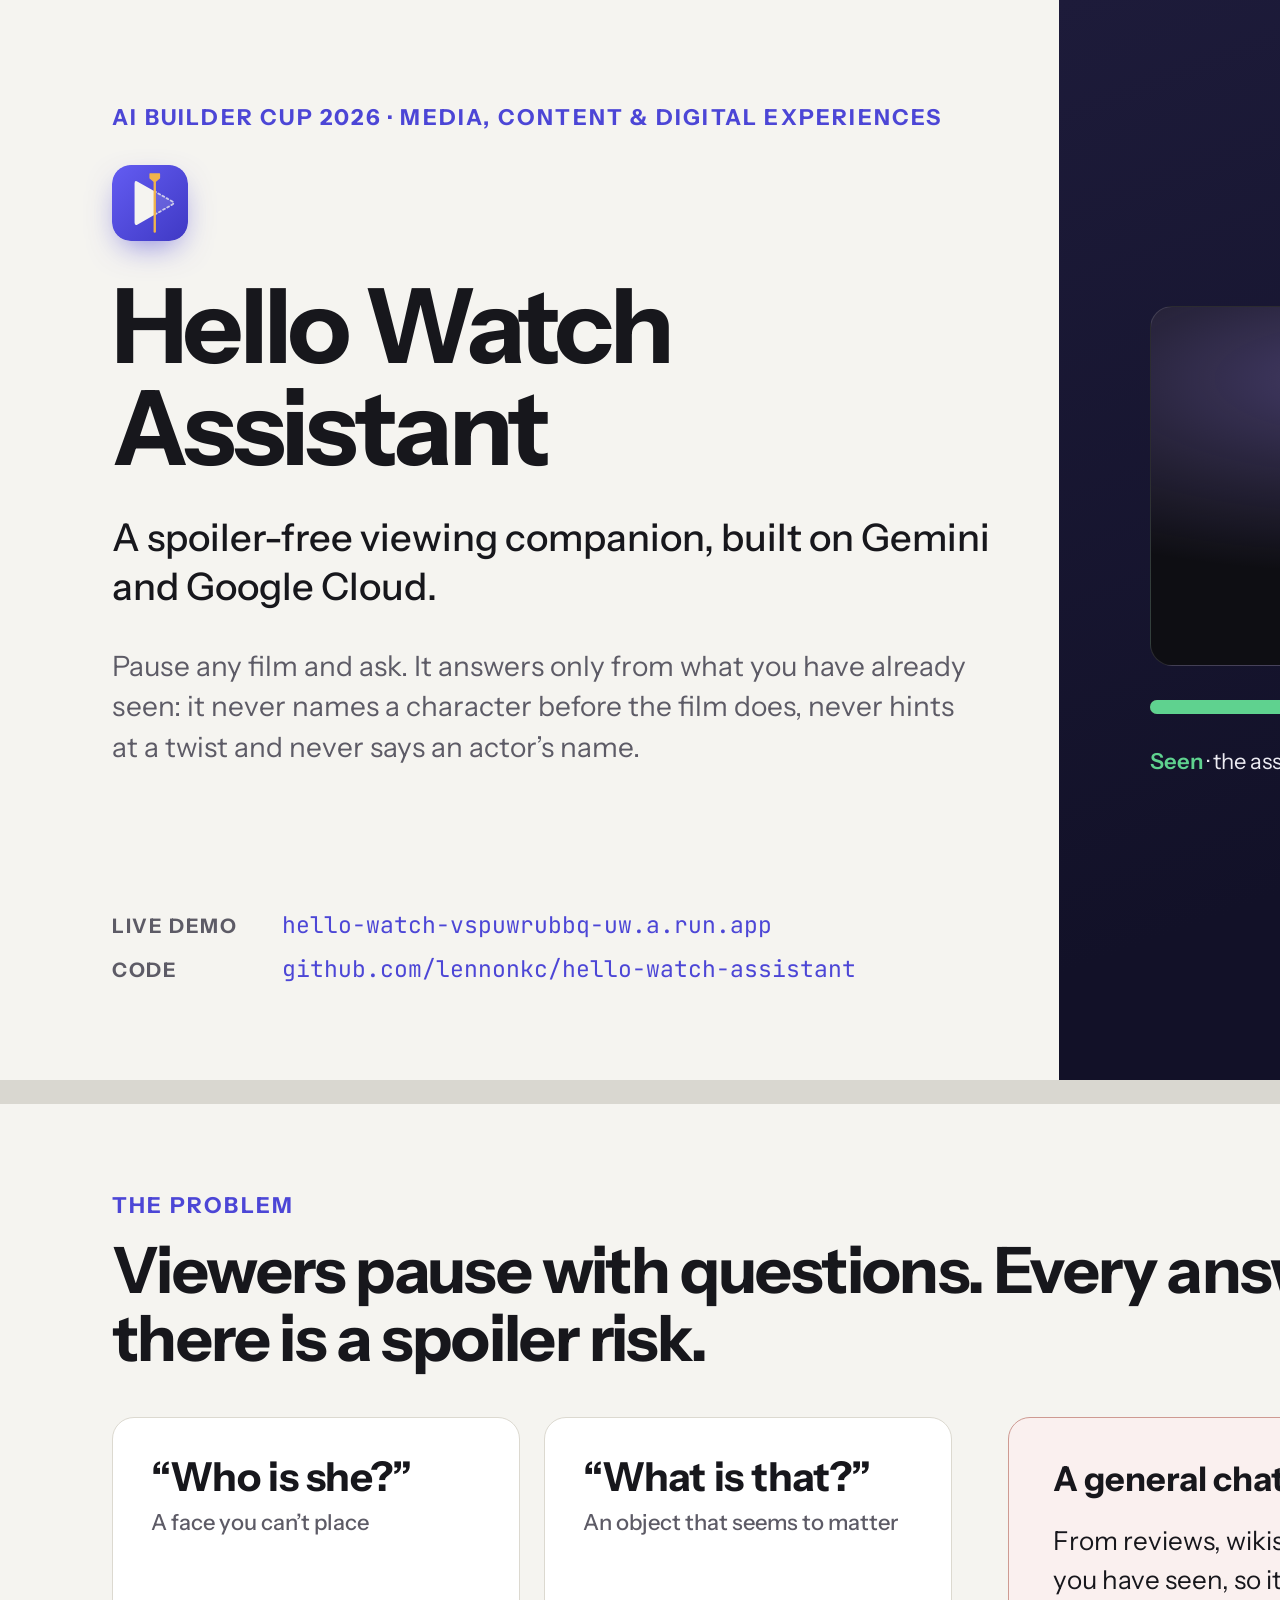
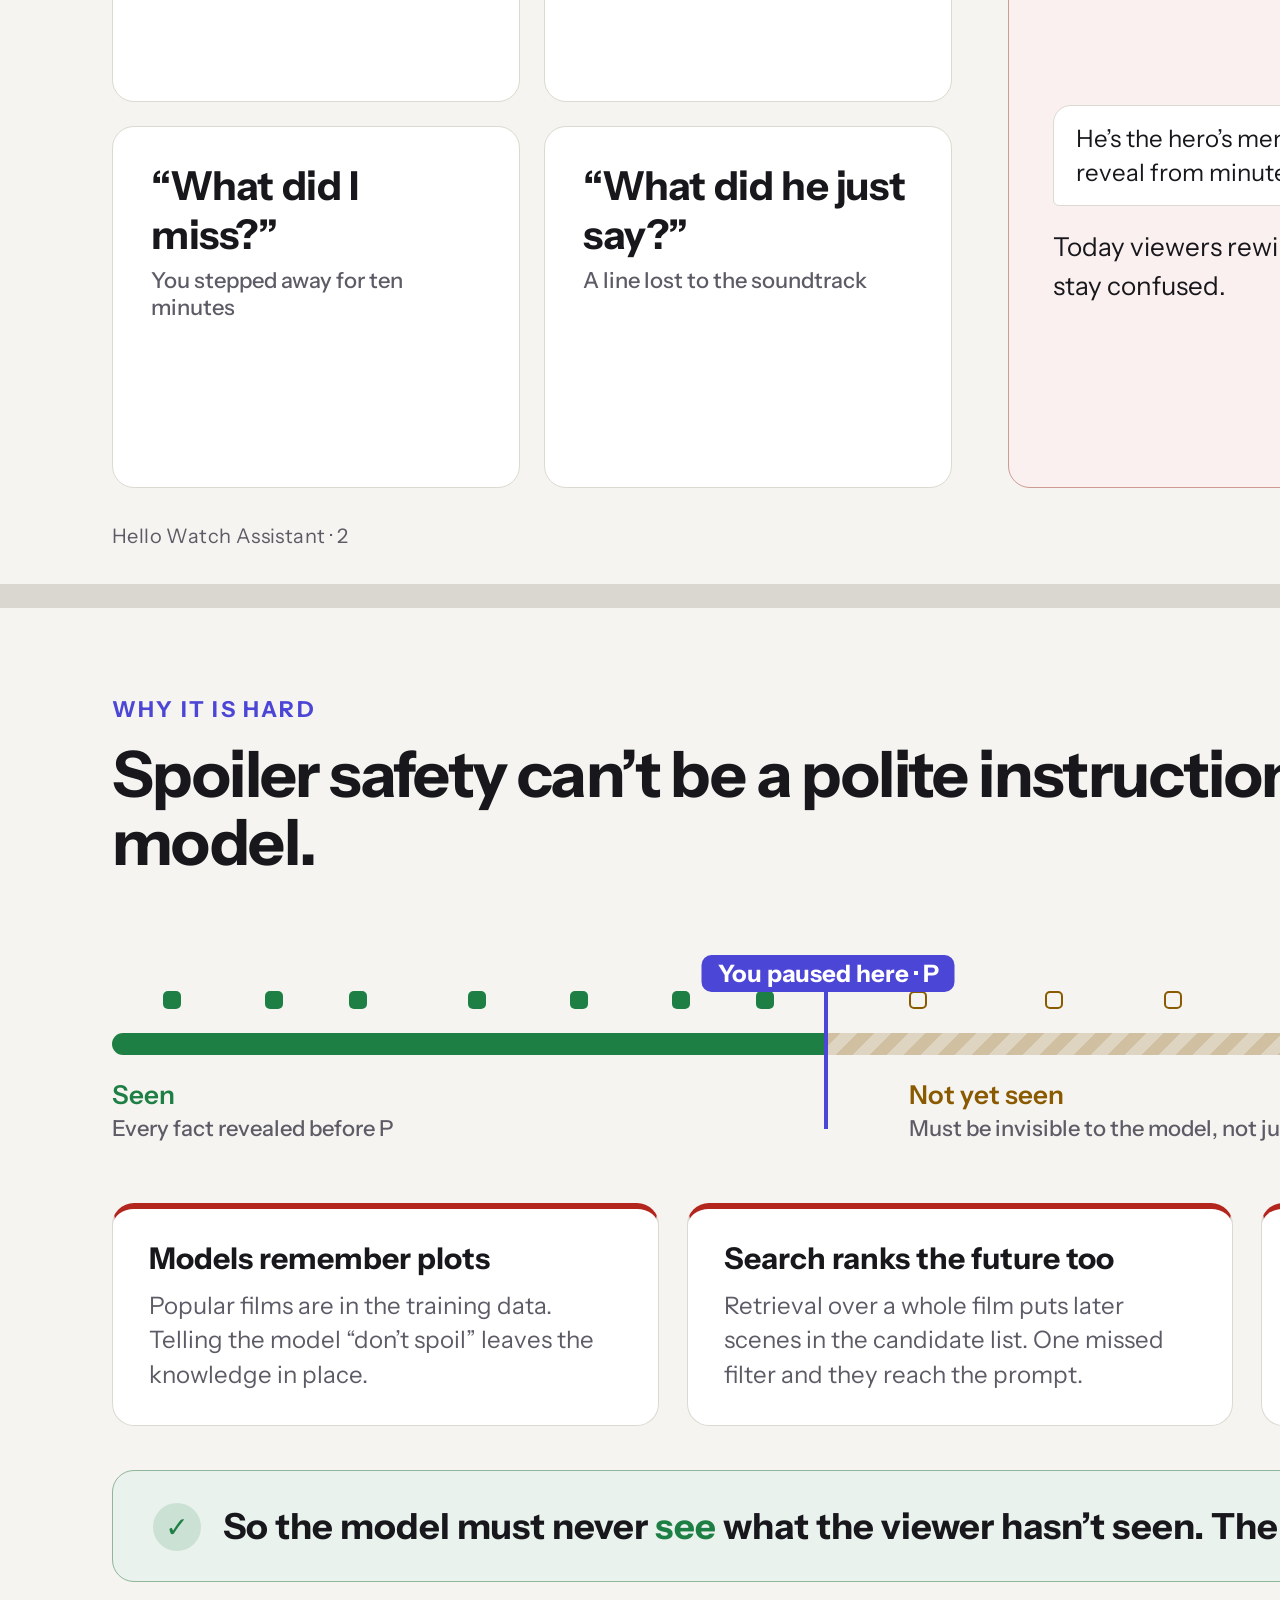
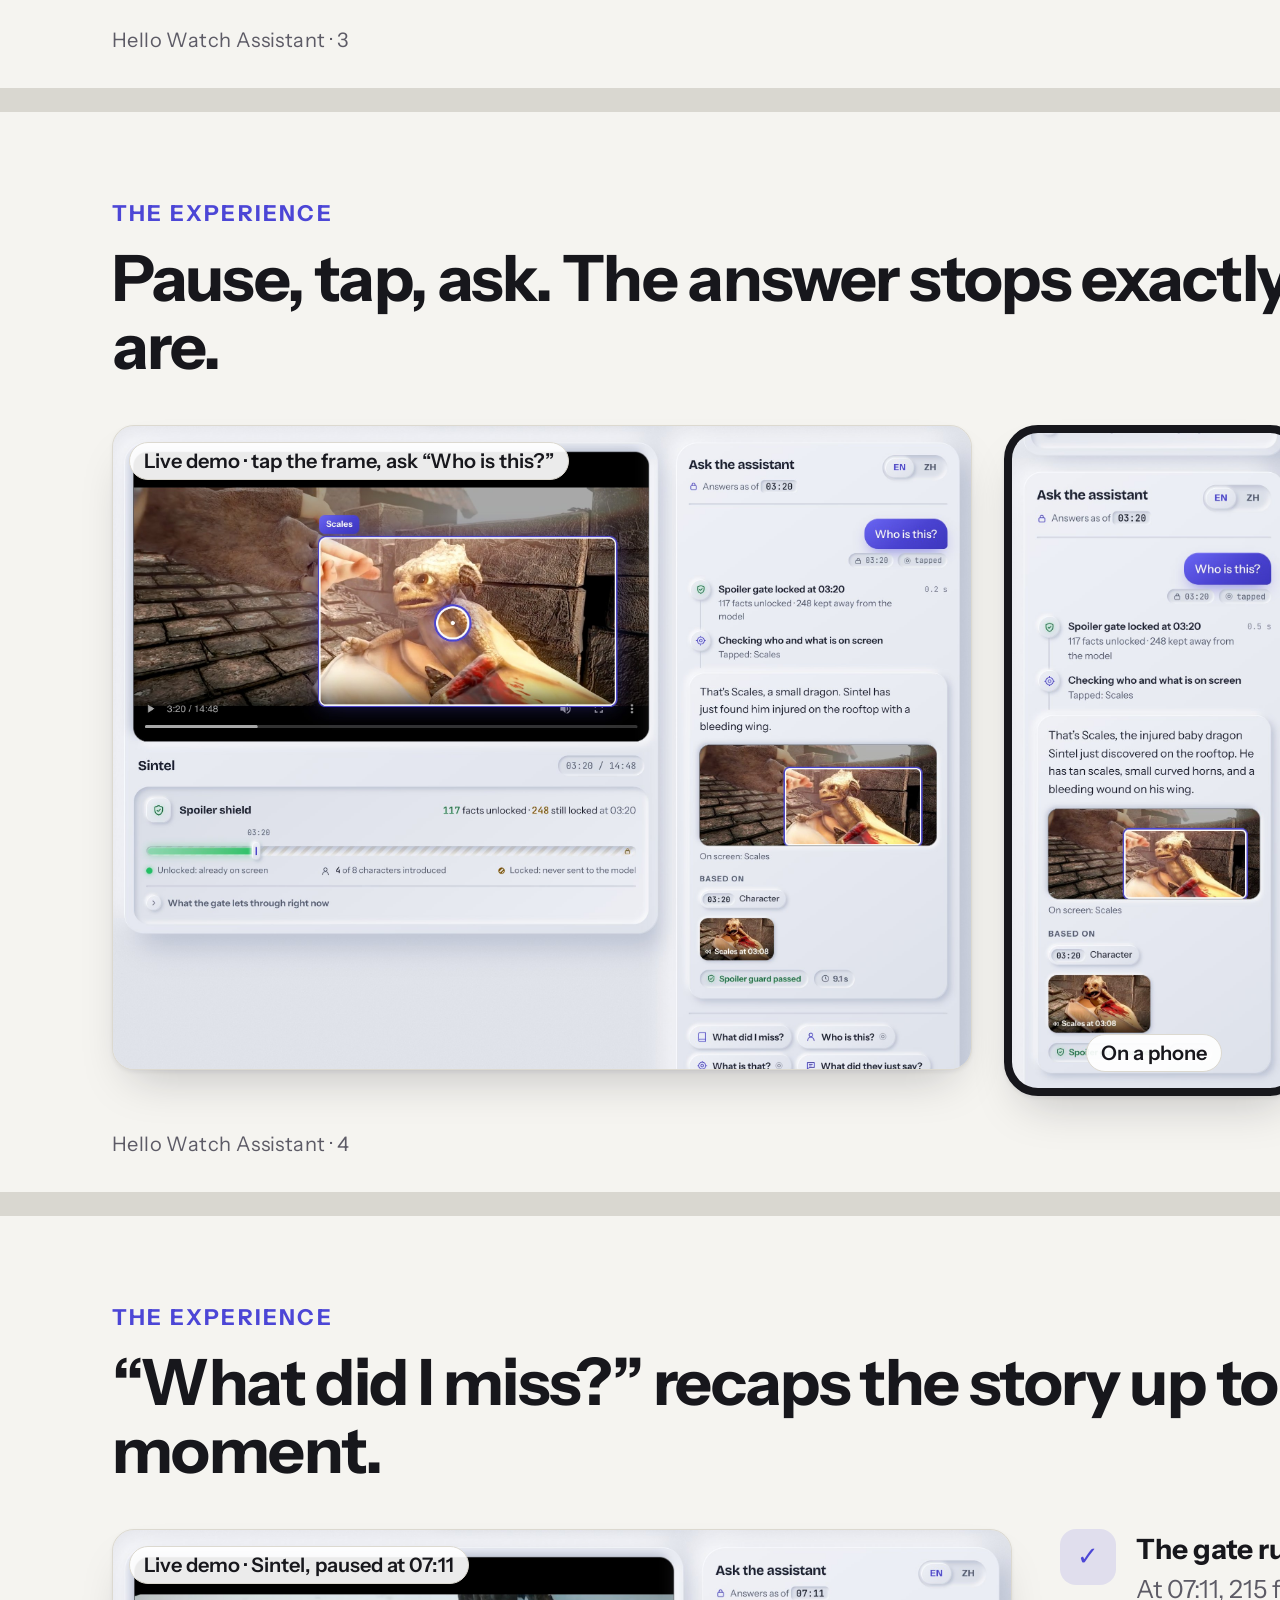
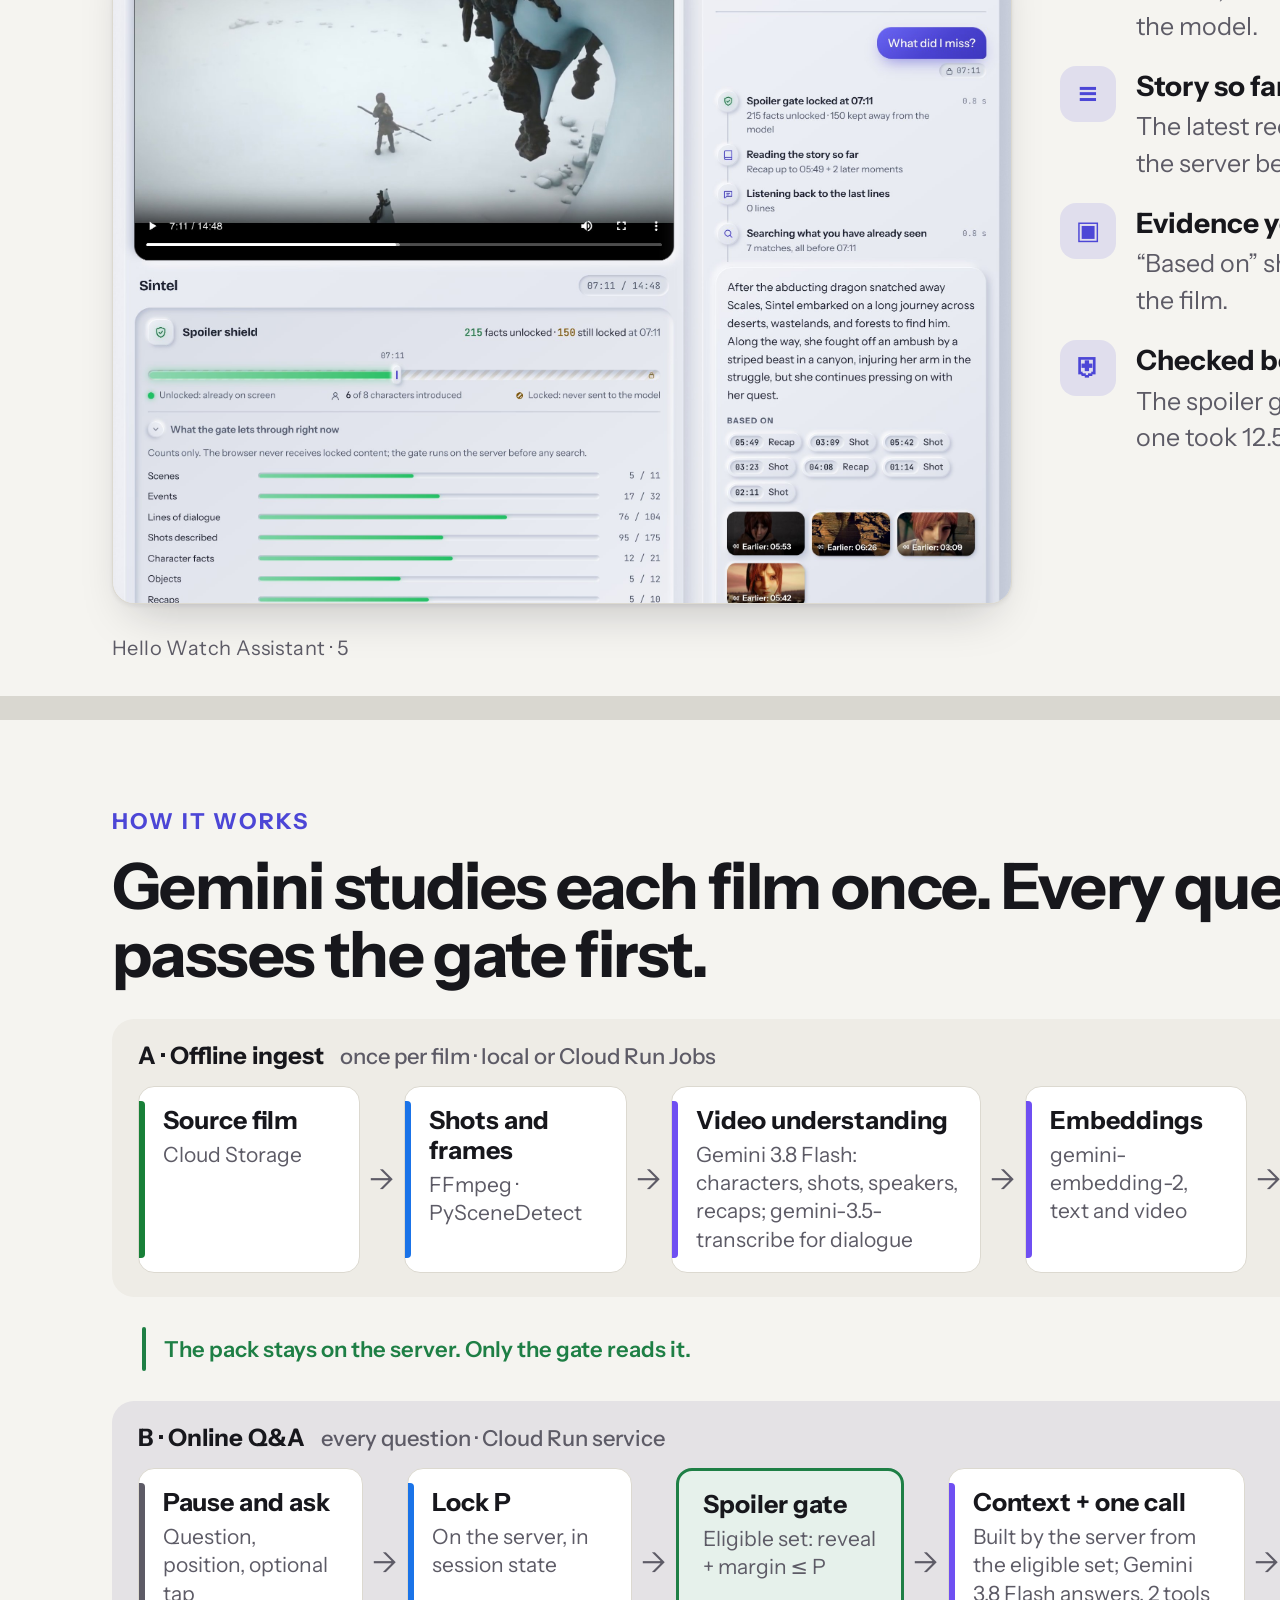
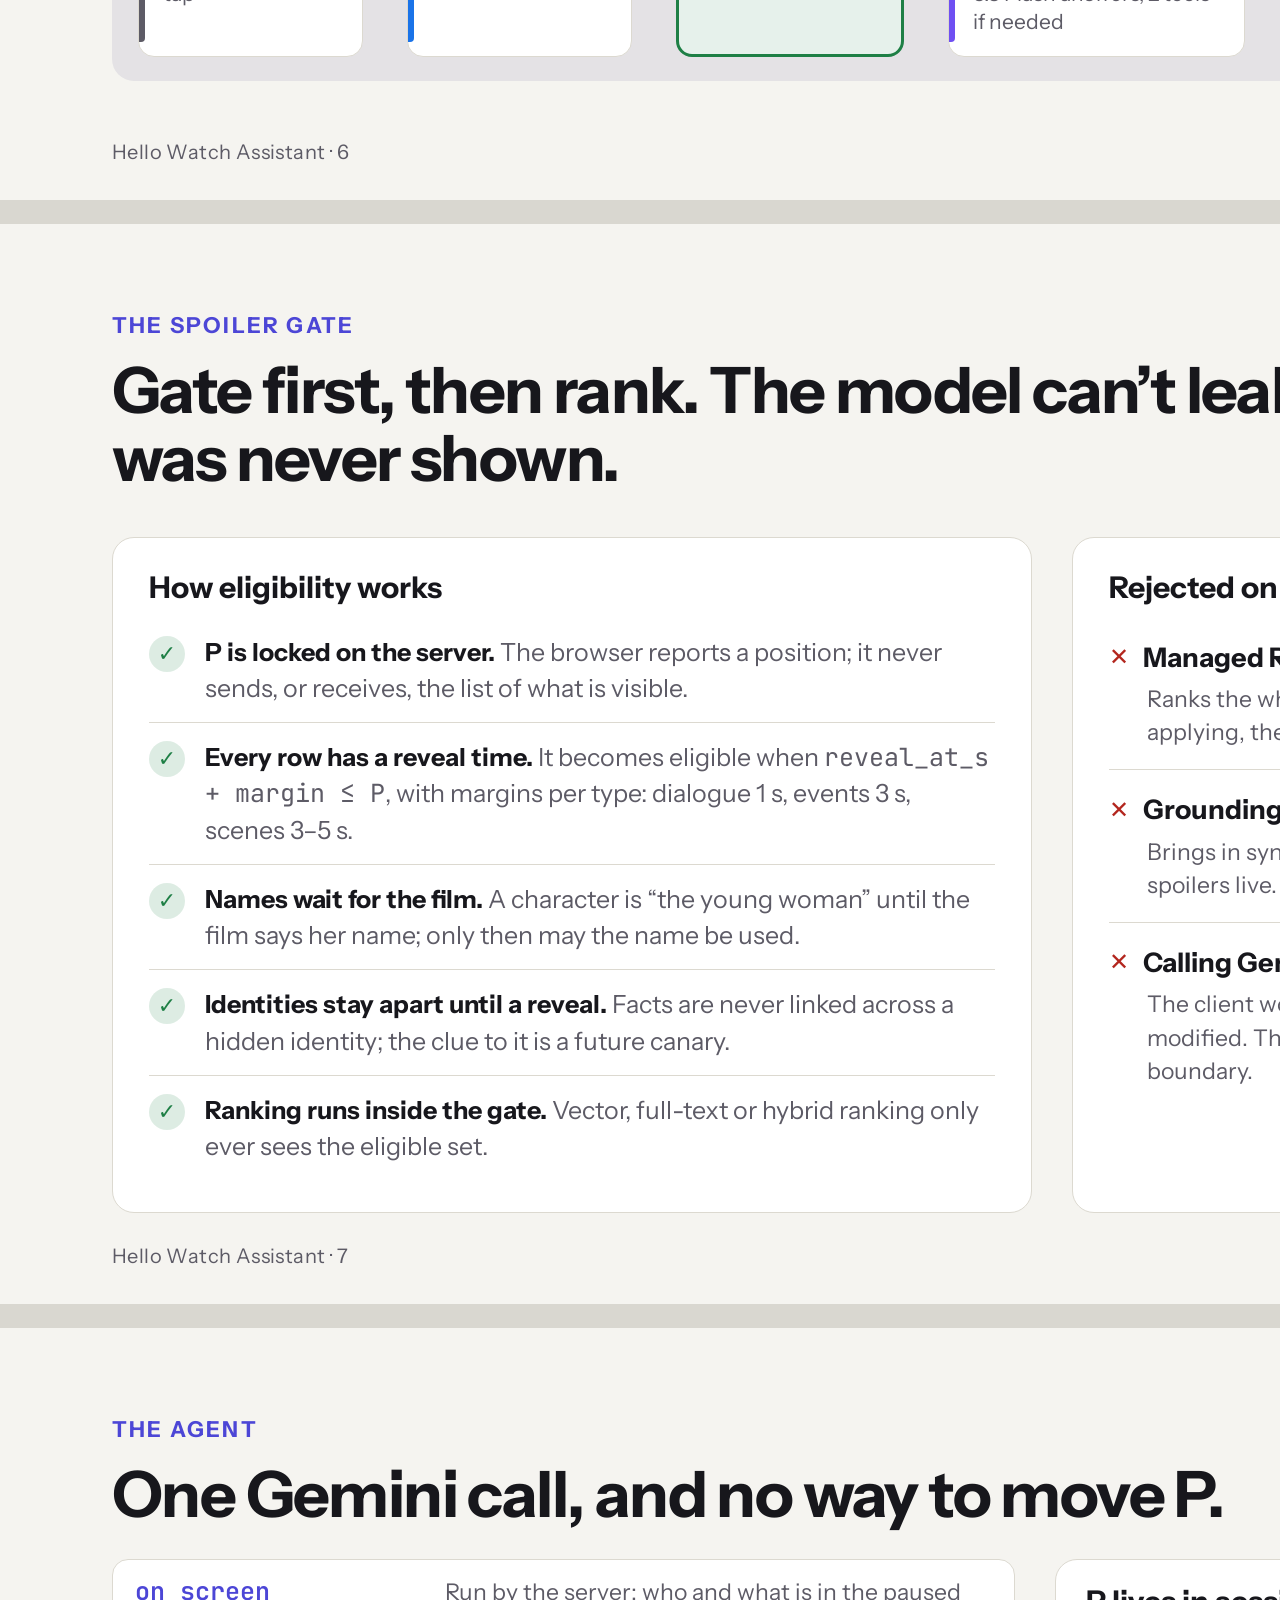
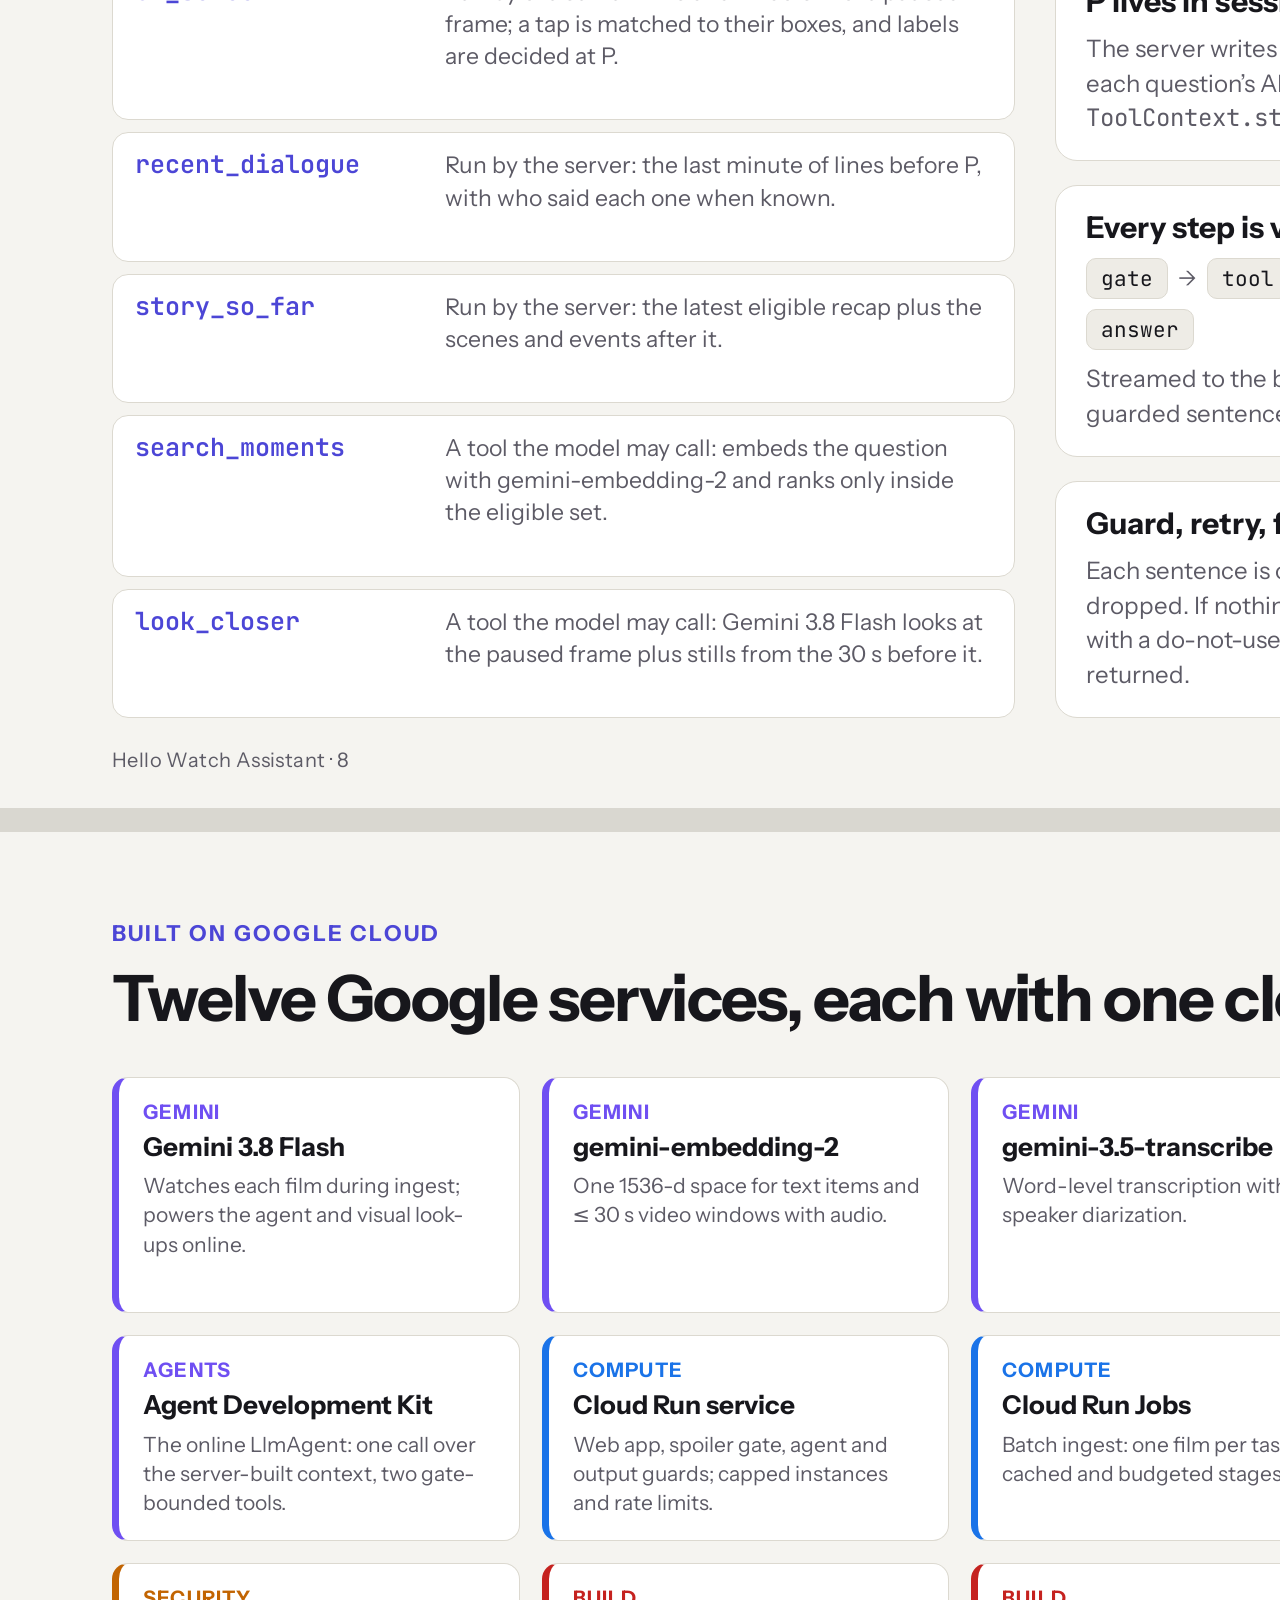
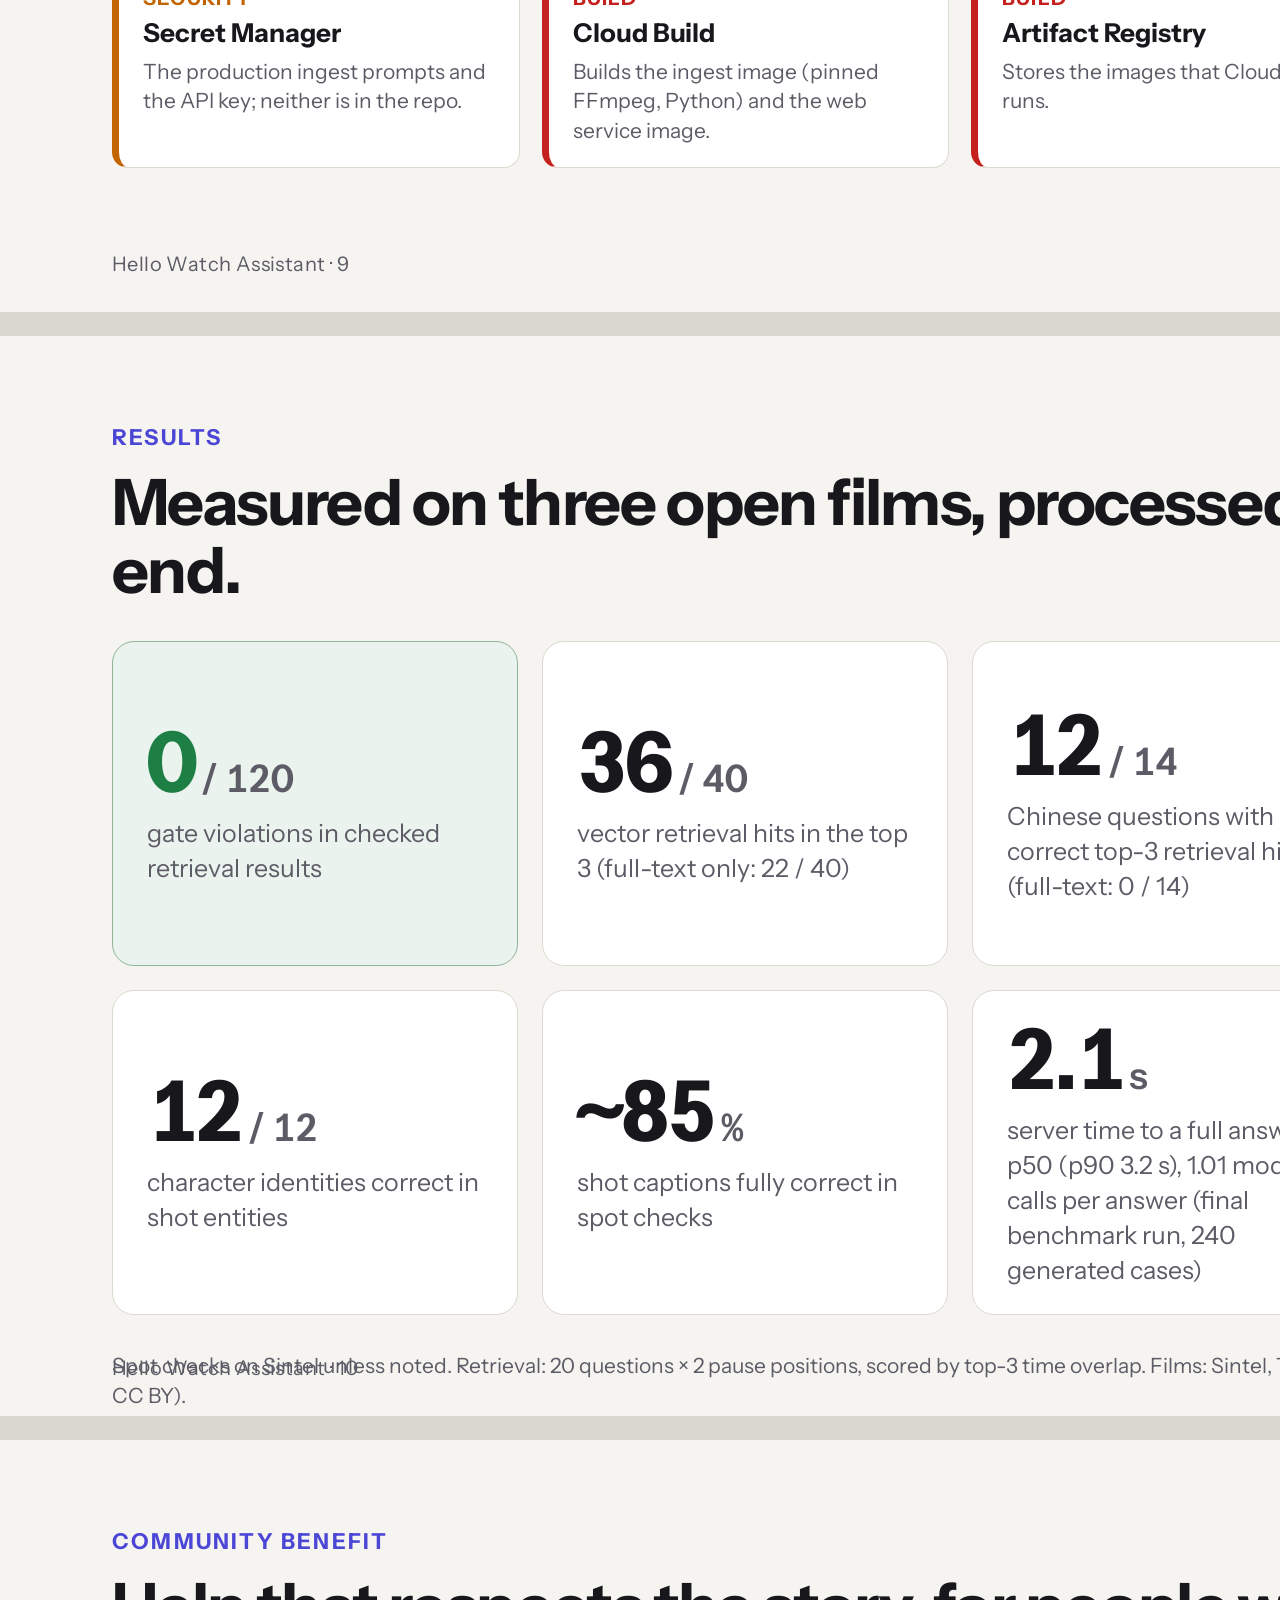
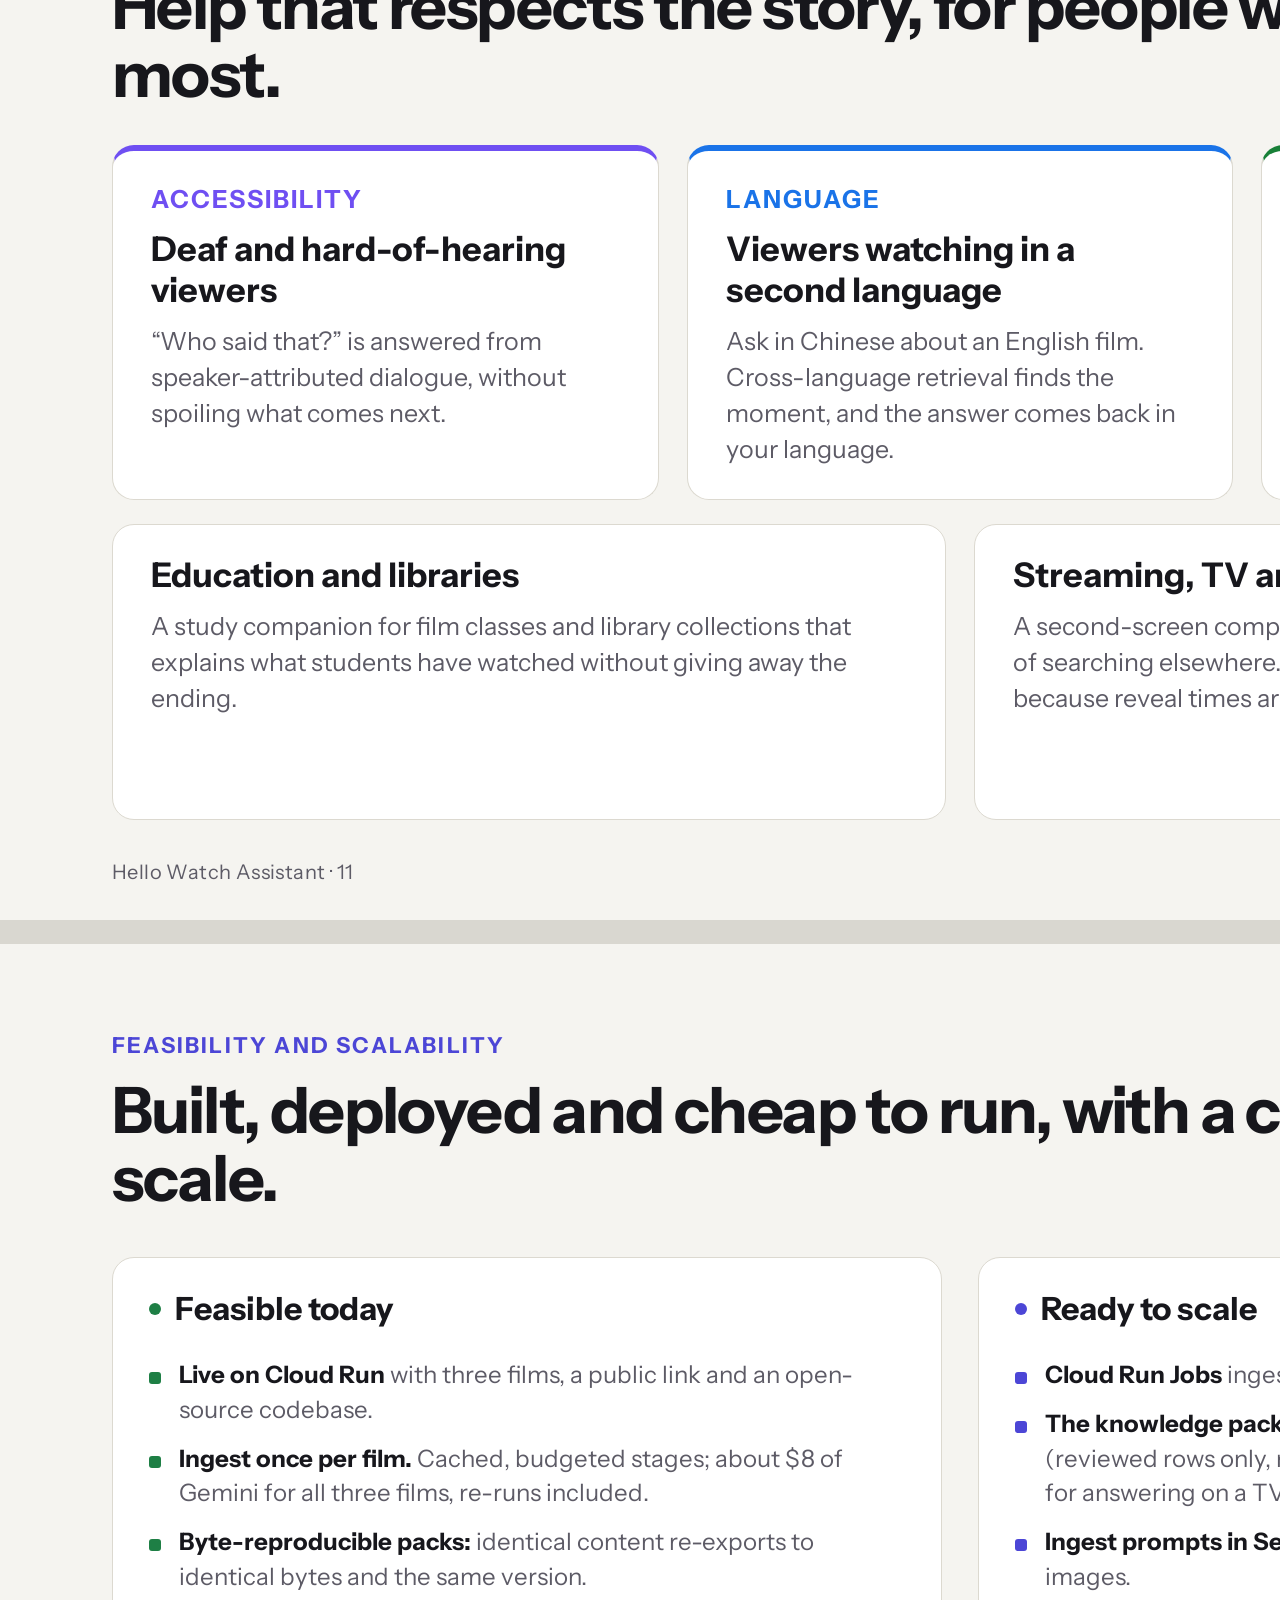
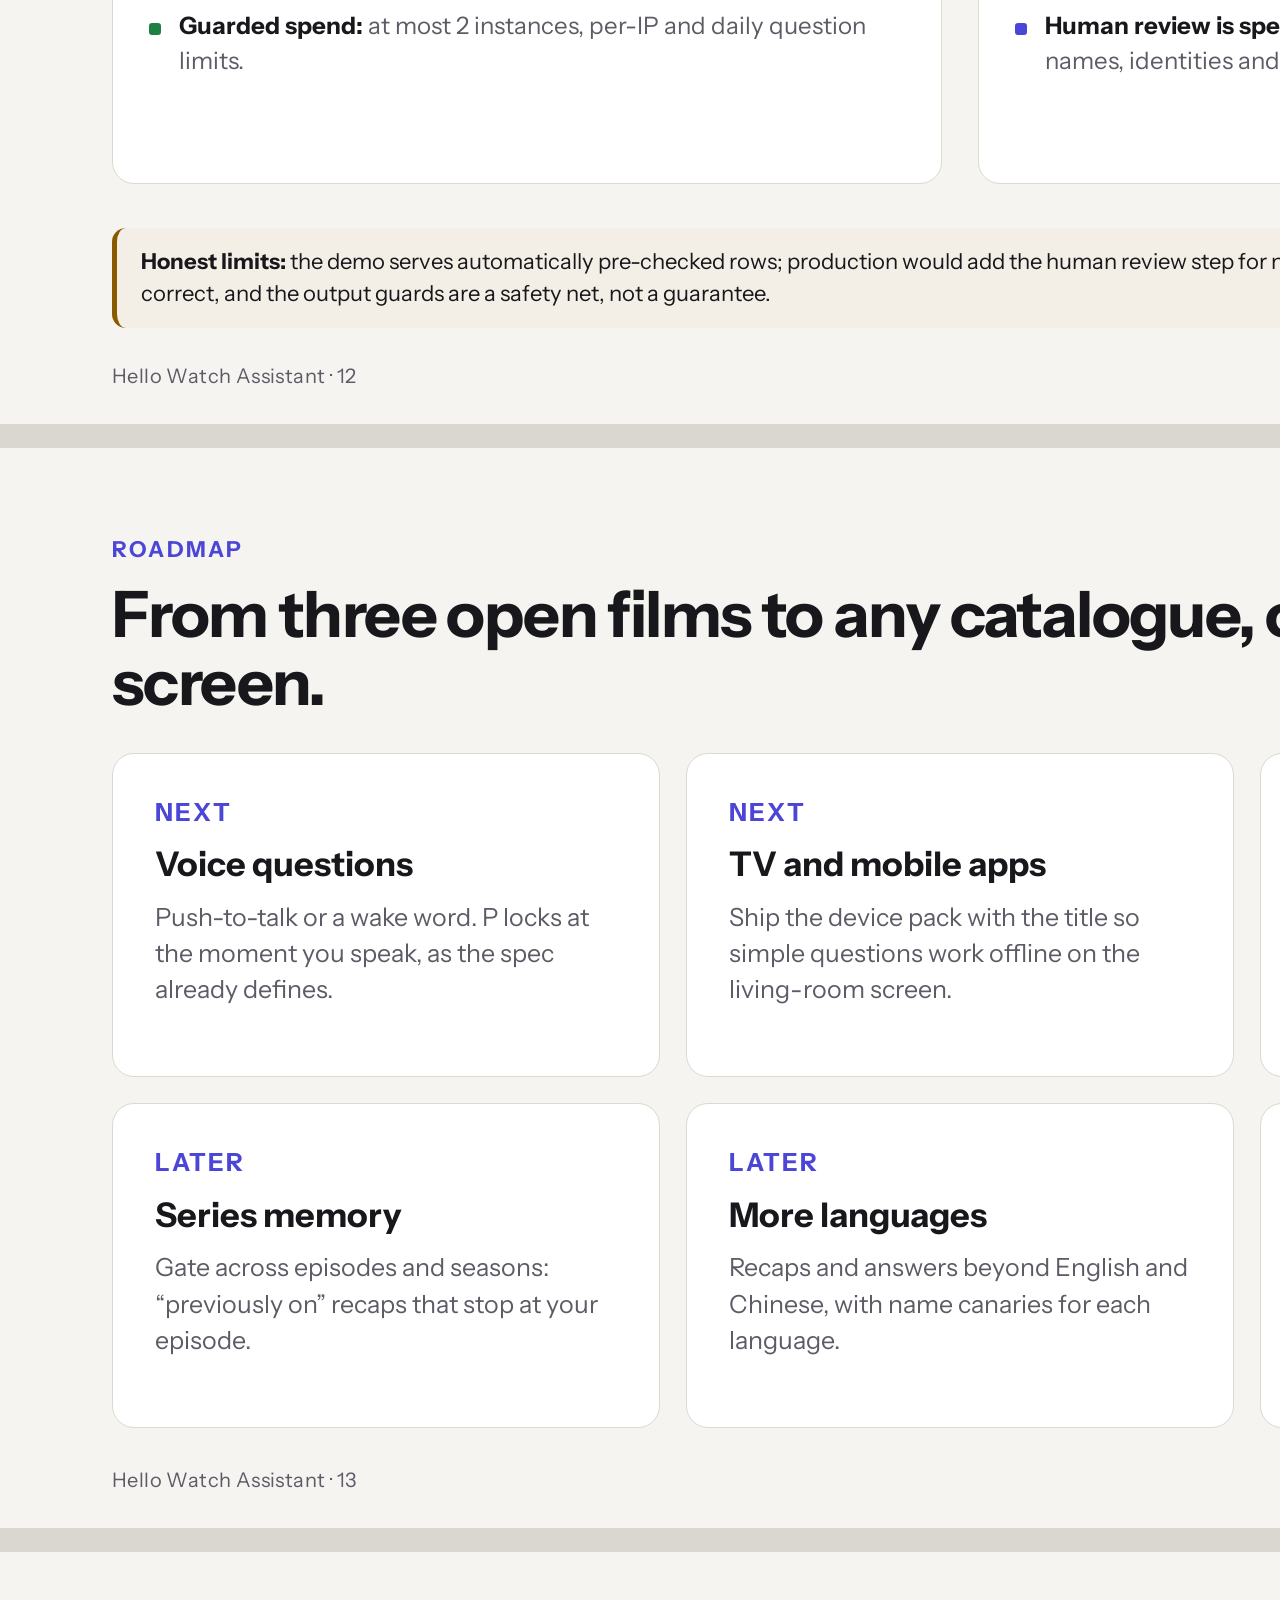
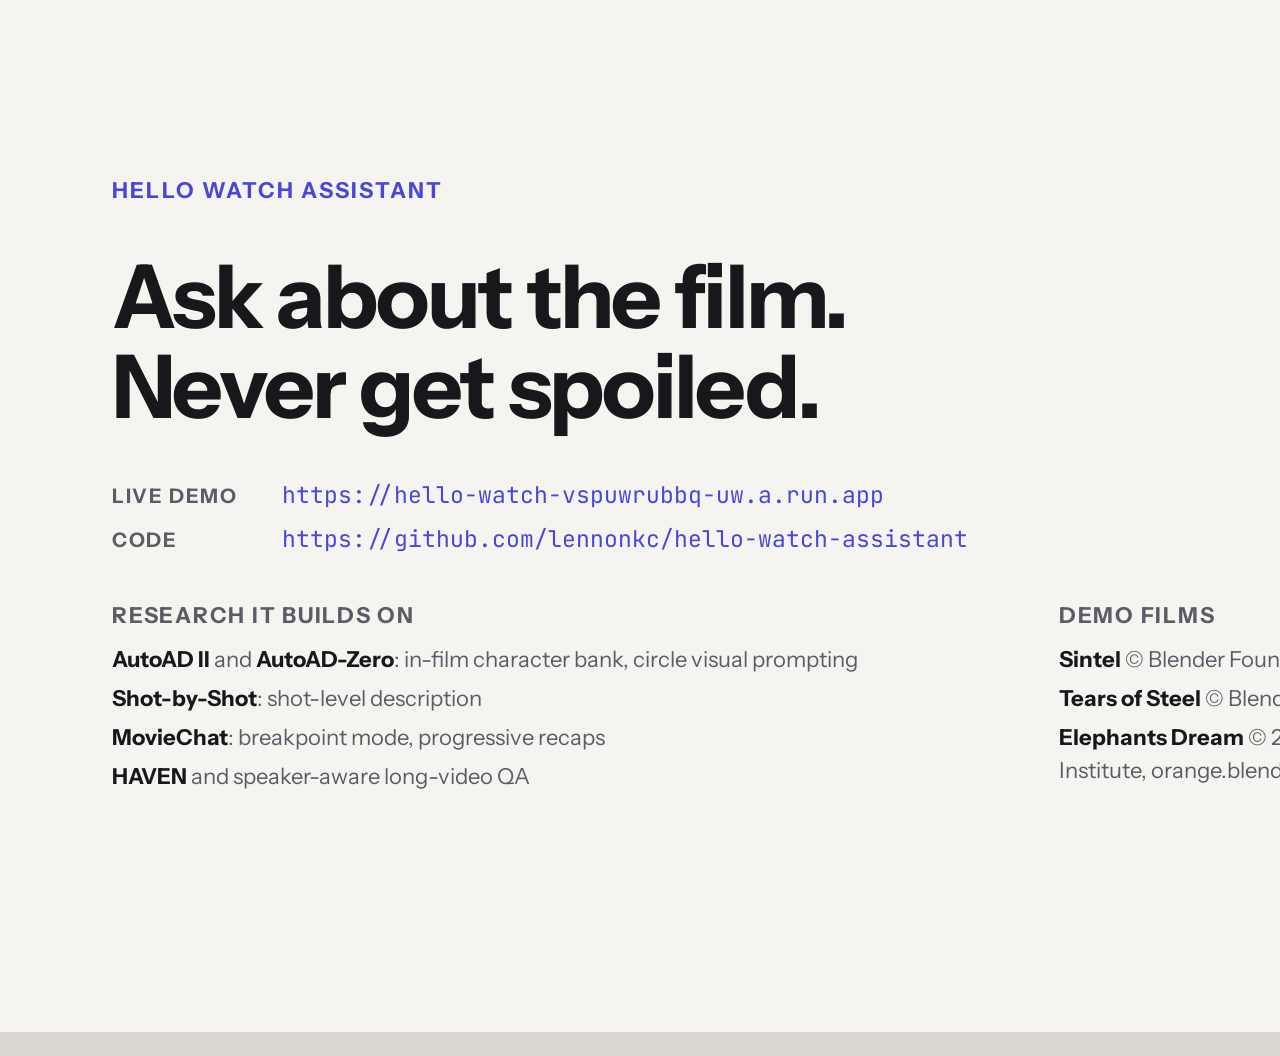
<file: docs/deck/deck.html>
<!doctype html>
<html lang="en">
<head>
<meta charset="utf-8">
<title>Hello Watch Assistant · Vision Deck</title>
<link rel="icon" href="../../web/brand/mark.svg" type="image/svg+xml">
<link rel="preconnect" href="https://fonts.googleapis.com">
<link rel="preconnect" href="https://fonts.gstatic.com" crossorigin>
<link rel="stylesheet" href="https://fonts.googleapis.com/css2?family=Instrument+Sans:wght@400;500;600;700&family=JetBrains+Mono:wght@400;500;600&display=swap">
<style>
/* Vision deck for the AI Builder Cup 2026. One 1920×1080 slide per page; export to PDF with
   docs/deck/export_pdf.py (Playwright page.pdf, print backgrounds, no margins).
   Colours follow web/shared/tokens.css (light theme). */

:root {
  --bg: #f5f4f0;
  --surface: #ffffff;
  --surface-2: #eeece6;
  --border: #dcd9d0;
  --text: #17171c;
  --text-muted: #5d5b66;
  --accent: #4c46d6;
  --accent-contrast: #ffffff;
  --ok: #1e7f45;
  --locked: #8a5a00;
  --warn: #b3261e;
  --gc-gemini: #6f4ff2;
  --gc-run: #1a73e8;
  --gc-storage: #188038;
  --gc-secret: #c26401;
  --gc-build: #c5221f;
  --font-sans: "Instrument Sans", ui-sans-serif, system-ui, -apple-system, "Segoe UI", Roboto, Arial, sans-serif;
  --font-mono: "JetBrains Mono", ui-monospace, SFMono-Regular, Menlo, Consolas, monospace;
  --radius: 22px;
  --radius-sm: 14px;
}

@page { size: 1920px 1080px; margin: 0; }
* { box-sizing: border-box; }
html, body { margin: 0; padding: 0; background: #d9d7d0; }
body {
  font-family: var(--font-sans); color: var(--text);
  -webkit-print-color-adjust: exact; print-color-adjust: exact;
}
h1, h2, h3, h4, p, ul, ol { margin: 0; padding: 0; }
ul, ol { list-style: none; }

.slide {
  position: relative; width: 1920px; height: 1080px; overflow: hidden;
  background: var(--bg); padding: 88px 112px 96px;
  display: flex; flex-direction: column; gap: 44px;
  break-after: page; page-break-after: always;
  margin: 0 auto 24px;
}
.slide:last-child { break-after: auto; page-break-after: auto; }
@media print { .slide { margin: 0; } html, body { background: var(--bg); } }

/* footer: page number + product name */
.slide::after {
  content: "Hello Watch Assistant  ·  " attr(data-n);
  position: absolute; left: 112px; bottom: 36px;
  font-size: 20px; color: var(--text-muted); letter-spacing: .02em;
}
.slide.cover::after, .slide.closing::after { content: none; }

.eyebrow {
  font-size: 22px; font-weight: 700; letter-spacing: .1em; text-transform: uppercase; color: var(--accent);
}
.h1 { font-size: 64px; line-height: 1.06; letter-spacing: -0.025em; font-weight: 700; max-width: 1500px; }
.lead { font-size: 30px; line-height: 1.45; color: var(--text-muted); max-width: 1440px; }
.head { display: grid; gap: 18px; }
.mono { font-family: var(--font-mono); }
.muted { color: var(--text-muted); }
.ok { color: var(--ok); }
.lock { color: var(--locked); }
strong { font-weight: 700; }

.card {
  background: var(--surface); border: 1.5px solid var(--border); border-radius: var(--radius);
  padding: 32px 36px;
}
.grid { display: grid; gap: 28px; }
.g2 { grid-template-columns: repeat(2, minmax(0, 1fr)); }
.g3 { grid-template-columns: repeat(3, minmax(0, 1fr)); }
.g4 { grid-template-columns: repeat(4, minmax(0, 1fr)); }
.fill { flex: 1; min-height: 0; }

.card h3 { font-size: 30px; line-height: 1.2; font-weight: 700; margin-bottom: 12px; }
.card p, .card li { font-size: 24px; line-height: 1.45; color: var(--text-muted); }
.card p + p { margin-top: 12px; }

.pill {
  display: inline-flex; align-items: center; gap: 10px; padding: 8px 18px; border-radius: 999px;
  font-size: 22px; font-weight: 600; background: var(--surface); border: 1.5px solid var(--border);
}
.dot { width: 12px; height: 12px; border-radius: 50%; background: var(--c, var(--text-muted)); flex: none; display: inline-block; }

/* screenshots: placeholder frame behind the image, so a missing file still lays out */
.shot {
  position: relative; margin: 0; border-radius: var(--radius); overflow: hidden;
  background:
    repeating-linear-gradient(135deg, transparent 0 14px, color-mix(in srgb, var(--border) 45%, transparent) 14px 15px),
    var(--surface-2);
  border: 1.5px solid var(--border);
  box-shadow: 0 2px 4px rgb(20 18 30 / .06), 0 24px 48px -20px rgb(20 18 30 / .25);
}
.shot::before {
  content: attr(data-label); position: absolute; inset: 0; display: grid; place-items: center;
  font-size: 22px; color: var(--text-muted); font-family: var(--font-mono); text-align: center; padding: 24px;
}
.shot img { position: relative; display: block; width: 100%; height: 100%; object-fit: cover; object-position: top center; }
.shot figcaption {
  position: absolute; left: 16px; bottom: 16px; z-index: 1;
  font-size: 20px; font-weight: 600; padding: 6px 14px; border-radius: 999px;
  background: rgb(255 255 255 / .92); color: var(--text); border: 1px solid var(--border);
}

/* ── 1 cover ────────────────────────────── */
.cover { padding: 0; flex-direction: row; gap: 0; }
.cover__left { flex: 1.1; padding: 104px 0 96px 112px; display: flex; flex-direction: column; gap: 34px; }
.cover__right {
  flex: 1; position: relative; overflow: hidden;
  background: linear-gradient(160deg, #1d1b3a, #121128 70%);
  display: grid; place-items: center;
}
.brand { display: flex; align-items: center; gap: 22px; }
.brand__mark {
  width: 76px; height: 76px; border-radius: 19px; display: block;
  box-shadow: 0 12px 32px -10px color-mix(in srgb, var(--accent) 70%, transparent);
}
.cover h1 { font-size: 104px; line-height: 0.98; letter-spacing: -0.035em; font-weight: 700; }
.cover .sub { font-size: 38px; line-height: 1.3; color: var(--text); max-width: 900px; font-weight: 500; }
.cover .tag { font-size: 28px; color: var(--text-muted); max-width: 860px; line-height: 1.45; }
.links { display: grid; gap: 14px; margin-top: auto; }
.link { display: grid; grid-template-columns: 170px 1fr; align-items: baseline; font-size: 24px; }
.link span:first-child { font-weight: 700; color: var(--text-muted); text-transform: uppercase; letter-spacing: .08em; font-size: 20px; }
.link span:last-child { font-family: var(--font-mono); color: var(--accent); font-size: 23px; }

.scrub { width: 680px; display: grid; gap: 34px; color: #ecebf2; }
.scrub__frame {
  height: 360px; border-radius: 22px; position: relative; overflow: hidden;
  background:
    radial-gradient(120% 90% at 30% 20%, rgb(165 141 255 / .35), transparent 60%),
    radial-gradient(90% 80% at 80% 90%, rgb(95 210 143 / .18), transparent 60%),
    #0e0e13;
  border: 1.5px solid rgb(255 255 255 / .12);
}
.scrub__pause {
  position: absolute; left: 50%; top: 50%; transform: translate(-50%, -50%);
  width: 96px; height: 96px; border-radius: 50%; background: rgb(255 255 255 / .14);
  display: grid; place-items: center;
}
.scrub__q {
  position: absolute; right: 26px; bottom: 26px; padding: 16px 22px; border-radius: 20px 20px 6px 20px;
  background: #fff; color: var(--text); font-size: 26px; font-weight: 600;
}
.scrub__bar { position: relative; height: 14px; border-radius: 999px; background: rgb(240 180 76 / .28); }
.scrub__seen { position: absolute; inset: 0 auto 0 0; width: 46%; border-radius: 999px; background: #5fd28f; }
.scrub__p {
  position: absolute; left: 46%; top: 50%; transform: translate(-50%, -50%);
  width: 34px; height: 34px; border-radius: 50%; background: #fff; border: 5px solid #9d97ff;
}
.scrub__plabel {
  position: absolute; left: 46%; top: -58px; transform: translateX(-50%);
  font-family: var(--font-mono); font-size: 24px; color: #fff; background: #4c46d6; padding: 4px 14px; border-radius: 10px;
}
.scrub__legend { display: flex; justify-content: space-between; font-size: 22px; }
.scrub__legend b { font-weight: 600; }

/* ── 2 problem ─────────────────────────── */
.questions { display: grid; grid-template-columns: repeat(2, minmax(0, 1fr)); gap: 24px; }
.q {
  font-size: 40px; font-weight: 700; letter-spacing: -0.01em; padding: 34px 38px; border-radius: var(--radius);
  background: var(--surface); border: 1.5px solid var(--border); position: relative;
}
.q small { display: block; font-size: 22px; font-weight: 500; color: var(--text-muted); margin-top: 8px; letter-spacing: 0; }
.problem { display: grid; grid-template-columns: 1.05fr 1fr; gap: 56px; flex: 1; align-items: stretch; }
.danger {
  border-radius: var(--radius); padding: 40px 44px; display: flex; flex-direction: column; gap: 22px;
  background: color-mix(in srgb, var(--warn) 7%, var(--surface)); border: 1.5px solid color-mix(in srgb, var(--warn) 35%, var(--border));
}
.danger h3 { font-size: 34px; }
.danger p { font-size: 26px; line-height: 1.5; color: var(--text); }
.chat { display: grid; gap: 14px; margin-top: 4px; }
.bubble { font-size: 24px; line-height: 1.4; padding: 16px 22px; border-radius: 18px; max-width: 88%; }
.bubble.me { justify-self: end; background: var(--accent); color: #fff; border-bottom-right-radius: 6px; }
.bubble.bot { background: var(--surface); border: 1.5px solid var(--border); border-bottom-left-radius: 6px; }
.bubble.bot em { font-style: normal; background: color-mix(in srgb, var(--warn) 18%, transparent); padding: 0 6px; border-radius: 6px; color: var(--warn); font-weight: 600; }

/* ── 3 why hard ─────────────────────────── */
.timeline { position: relative; height: 230px; margin-top: 8px; }
.tl__bar { position: absolute; left: 0; right: 0; top: 104px; height: 22px; border-radius: 999px; overflow: hidden; display: flex; }
.tl__seen { width: 42%; background: var(--ok); }
.tl__future { flex: 1; background: repeating-linear-gradient(135deg, color-mix(in srgb, var(--locked) 30%, var(--surface-2)) 0 12px, color-mix(in srgb, var(--locked) 16%, var(--surface-2)) 12px 24px); }
.tl__p { position: absolute; left: 42%; top: 40px; bottom: 30px; border-left: 4px solid var(--accent); }
.tl__p span {
  position: absolute; top: -14px; left: 0; transform: translateX(-50%); background: var(--accent); color: #fff;
  font-size: 24px; font-weight: 700; padding: 4px 16px; border-radius: 10px; white-space: nowrap;
}
.tl__label { position: absolute; top: 150px; font-size: 26px; font-weight: 600; }
.tl__label small { display: block; font-size: 22px; font-weight: 500; color: var(--text-muted); margin-top: 4px; }
.tl__items { position: absolute; top: 56px; left: 0; right: 0; height: 30px; }
.tl__items i { position: absolute; width: 18px; height: 18px; border-radius: 5px; top: 6px; }
.tl__items i.s { background: var(--ok); }
.tl__items i.f { background: transparent; border: 2.5px solid var(--locked); }
.reasons .card { border-top: 6px solid var(--warn); }
.verdict {
  font-size: 36px; font-weight: 700; padding: 30px 40px; border-radius: var(--radius);
  background: color-mix(in srgb, var(--ok) 10%, var(--surface)); border: 1.5px solid color-mix(in srgb, var(--ok) 40%, var(--border));
  display: flex; align-items: center; gap: 22px;
}

/* ── 4 experience ───────────────────────── */
.exp { display: grid; grid-template-columns: 860px 300px 1fr; gap: 32px; flex: 1; min-height: 0; }
.exp--miss { grid-template-columns: 900px 1fr; gap: 48px; }
.shot--contain { align-self: start; aspect-ratio: 2480 / 1860; }
.shot--contain img { object-fit: cover; object-position: top center; }
.shot--contain figcaption { top: 16px; bottom: auto; }
.shot--phone { align-self: stretch; border-radius: 34px; border: 8px solid #17171c; background: #17171c; }
.shot--phone img { object-fit: cover; object-position: 50% 100%; }
.shot--phone figcaption { left: 50%; transform: translateX(-50%); white-space: nowrap; }
.ok-ico { background: color-mix(in srgb, var(--ok) 14%, transparent); color: var(--ok); }
.feat { display: grid; gap: 22px; align-content: start; }
.feat li {
  display: grid; grid-template-columns: 56px 1fr; gap: 20px; align-items: start;
  font-size: 25px; line-height: 1.45; color: var(--text-muted);
}
.feat li b { display: block; color: var(--text); font-size: 28px; margin-bottom: 2px; }
.ico {
  width: 56px; height: 56px; border-radius: 16px; display: grid; place-items: center; font-size: 26px; font-weight: 700;
  background: color-mix(in srgb, var(--accent) 12%, transparent); color: var(--accent);
}

/* ── 5 how it works ─────────────────────── */
.lane {
  border-radius: var(--radius); padding: 26px 30px 30px; display: grid; gap: 20px;
  background: var(--surface-2);
}
.lane--online { background: color-mix(in srgb, var(--accent) 6%, var(--surface-2)); }
.lane__title { font-size: 24px; font-weight: 700; display: flex; gap: 16px; align-items: baseline; }
.lane__title span { font-weight: 500; color: var(--text-muted); font-size: 22px; }
.flow { display: flex; align-items: stretch; gap: 0; }
.step {
  flex: 1; background: var(--surface); border: 1.5px solid var(--border); border-radius: 16px;
  padding: 18px 20px 18px 24px; position: relative; display: grid; gap: 6px; align-content: start;
}
.step::before { content: ""; position: absolute; left: 0; top: 14px; bottom: 14px; width: 6px; border-radius: 0 4px 4px 0; background: var(--c, var(--text-muted)); }
.step b { font-size: 25px; line-height: 1.2; }
.step span { font-size: 21px; line-height: 1.35; color: var(--text-muted); }
.step--gate { background: color-mix(in srgb, var(--ok) 11%, var(--surface)); border: 3px solid var(--ok); }
.step--gate::before { display: none; }
.step--pack { background: color-mix(in srgb, var(--accent) 9%, var(--surface)); border: 2.5px solid var(--accent); }
.step--pack::before { display: none; }
.arrow { flex: 0 0 44px; display: grid; place-items: center; color: var(--text-muted); font-size: 30px; }
.bridge { display: flex; align-items: center; gap: 18px; padding-left: 30px; font-size: 22px; color: var(--ok); font-weight: 600; }
.bridge::before { content: ""; width: 4px; height: 44px; background: var(--ok); border-radius: 4px; }

/* ── 6 gate ─────────────────────────────── */
.rules li {
  display: grid; grid-template-columns: 40px 1fr; gap: 16px; font-size: 25px; line-height: 1.45; color: var(--text-muted);
  padding: 16px 0; border-bottom: 1.5px solid var(--border);
}
.rules li:last-child { border-bottom: 0; }
.rules li b { color: var(--text); }
.check {
  width: 36px; height: 36px; border-radius: 50%; display: grid; place-items: center; margin-top: 2px;
  background: color-mix(in srgb, var(--ok) 15%, transparent); color: var(--ok); font-weight: 700; font-size: 22px;
}
.rejected li { padding: 20px 0; border-bottom: 1.5px solid var(--border); }
.rejected li:last-child { border-bottom: 0; }
.rejected b { display: flex; gap: 14px; align-items: center; font-size: 27px; color: var(--text); }
.rejected b::before { content: "✕"; color: var(--warn); font-size: 24px; }
.rejected p { font-size: 23px; line-height: 1.45; color: var(--text-muted); margin-top: 6px; padding-left: 38px; }

/* ── 7 agent ────────────────────────────── */
.tools { display: grid; gap: 14px; }
.tool {
  display: grid; grid-template-columns: 290px 1fr; gap: 20px; align-items: baseline;
  padding: 18px 24px; border-radius: 16px; background: var(--surface); border: 1.5px solid var(--border);
}
.tool code { font-family: var(--font-mono); font-size: 25px; font-weight: 600; color: var(--accent); }
.tool span { font-size: 23px; line-height: 1.4; color: var(--text-muted); }
.seq { display: flex; flex-wrap: wrap; gap: 10px; align-items: center; margin-top: 6px; }
.seq span {
  font-family: var(--font-mono); font-size: 21px; padding: 6px 14px; border-radius: 10px;
  background: var(--surface-2); border: 1.5px solid var(--border); color: var(--text);
}
.seq i { font-style: normal; color: var(--text-muted); font-size: 22px; }

/* ── 8 tech map ─────────────────────────── */
.tech { display: grid; grid-template-columns: repeat(4, minmax(0, 1fr)); gap: 22px; flex: 1; align-content: start; }
.svc {
  background: var(--surface); border: 1.5px solid var(--border); border-left: 7px solid var(--c);
  border-radius: 16px; padding: 22px 24px; display: grid; gap: 8px; align-content: start;
}
.svc b { font-size: 26px; line-height: 1.2; }
.svc span { font-size: 21px; line-height: 1.4; color: var(--text-muted); }
.svc em { font-style: normal; font-size: 20px; font-weight: 700; color: var(--c); text-transform: uppercase; letter-spacing: .06em; }

/* ── 9 results ──────────────────────────── */
.stats { display: grid; grid-template-columns: repeat(4, minmax(0, 1fr)); gap: 24px; }
.stat {
  background: var(--surface); border: 1.5px solid var(--border); border-radius: var(--radius);
  padding: 30px 32px; display: grid; gap: 10px; align-content: start;
}
.stat .v { font-size: 76px; font-weight: 700; letter-spacing: -0.035em; line-height: 1; font-variant-numeric: tabular-nums; }
.stat .v small { font-size: 32px; font-weight: 600; color: var(--text-muted); letter-spacing: 0; }
.stat p { font-size: 23px; line-height: 1.4; color: var(--text-muted); }
.stat.hero { background: color-mix(in srgb, var(--ok) 9%, var(--surface)); border-color: color-mix(in srgb, var(--ok) 40%, var(--border)); }
.stat.hero .v { color: var(--ok); }
.note { font-size: 21px; color: var(--text-muted); line-height: 1.45; }

/* ── 10 community ───────────────────────── */
.who .card { display: grid; gap: 12px; align-content: start; border-top: 6px solid var(--c); }
.who .card h3 { margin-bottom: 0; }
.who .tag { font-size: 20px; font-weight: 700; text-transform: uppercase; letter-spacing: .08em; color: var(--c); }

/* ── 11 feasibility ─────────────────────── */
.two { display: grid; grid-template-columns: 1fr 1fr; gap: 36px; flex: 1; min-height: 0; }
.col { display: grid; gap: 18px; align-content: start; }
.col h3 { font-size: 32px; display: flex; gap: 14px; align-items: center; }
.bul li {
  position: relative; padding-left: 30px; font-size: 24px; line-height: 1.45; color: var(--text-muted); margin-bottom: 14px;
}
.bul li::before { content: ""; position: absolute; left: 0; top: 14px; width: 12px; height: 12px; border-radius: 3px; background: var(--c, var(--accent)); }
.bul li b { color: var(--text); }
.honest {
  font-size: 22px; line-height: 1.45; padding: 18px 24px; border-radius: var(--radius-sm);
  background: color-mix(in srgb, var(--locked) 10%, var(--surface)); border-left: 5px solid var(--locked); color: var(--text);
}

/* ── 12 roadmap ─────────────────────────── */
.road { display: grid; grid-template-columns: repeat(3, minmax(0, 1fr)); gap: 26px; flex: 1; align-content: start; }
.road .card { display: grid; gap: 10px; align-content: start; }
.road .when { font-size: 20px; font-weight: 700; letter-spacing: .08em; text-transform: uppercase; color: var(--accent); }
.road .card h3 { margin-bottom: 0; }

/* density variants */
.slide.tight { gap: 30px; }
.slide.roomy { gap: 36px; padding-bottom: 100px; }
.tight .tools { gap: 12px; }
.tight .tool { padding: 14px 22px; }
.tight .card { padding: 24px 30px; }
.tight .lane { gap: 16px; padding: 22px 26px 24px; }
.roomy .stats { flex: 1; grid-auto-rows: 1fr; }
.roomy .stat { padding: 26px 34px; align-content: center; gap: 12px; }
.roomy .stat .v { font-size: 84px; }
.roomy .stat .v small { font-size: 38px; }
.roomy .stat p { font-size: 25px; }
.who-wrap { flex: 1; min-height: 0; display: grid; grid-template-rows: 1.2fr 1fr; gap: 24px; }
.roomy .who .card, .who-wrap .g2 .card { padding: 30px 38px; }
.roomy .card h3 { font-size: 34px; }
.roomy .card p { font-size: 25px; }
.roomy .road { grid-auto-rows: 1fr; }
.roomy .road .card { padding: 40px 42px; gap: 14px; }

/* ── 13 closing ─────────────────────────── */
.closing { justify-content: center; gap: 48px; }
.closing h2 { font-size: 88px; line-height: 1.02; letter-spacing: -0.03em; }
.credits { display: grid; grid-template-columns: 1.2fr 1fr; gap: 48px; }
.credits h4 { font-size: 22px; letter-spacing: .08em; text-transform: uppercase; color: var(--text-muted); margin-bottom: 14px; }
.credits li { font-size: 22px; line-height: 1.5; color: var(--text-muted); margin-bottom: 6px; }
.credits li b { color: var(--text); }
</style>
</head>
<body>

<!-- 1 · Cover -->
<section class="slide cover" data-n="1">
  <div class="cover__left">
    <p class="eyebrow">AI Builder Cup 2026 · Media, Content &amp; Digital Experiences</p>
    <div class="brand">
      <img class="brand__mark" src="../../web/brand/mark.svg" width="76" height="76" alt="">
    </div>
    <h1>Hello Watch<br>Assistant</h1>
    <p class="sub">A spoiler-free viewing companion, built on Gemini and Google Cloud.</p>
    <p class="tag">Pause any film and ask. It answers only from what you have already seen: it never names a character before the film does, never hints at a twist and never says an actor’s name.</p>
    <div class="links">
      <div class="link"><span>Live demo</span><span>hello-watch-vspuwrubbq-uw.a.run.app</span></div>
      <div class="link"><span>Code</span><span>github.com/lennonkc/hello-watch-assistant</span></div>
    </div>
  </div>
  <div class="cover__right">
    <div class="scrub" aria-hidden="true">
      <div class="scrub__frame">
        <div class="scrub__pause"><svg width="40" height="40" viewBox="0 0 24 24"><rect x="6" y="5" width="4" height="14" rx="1" fill="#fff"/><rect x="14" y="5" width="4" height="14" rx="1" fill="#fff"/></svg></div>
        <div class="scrub__q">Who is she?</div>
      </div>
      <div class="scrub__bar"><div class="scrub__seen"></div><div class="scrub__plabel">P</div><div class="scrub__p"></div></div>
      <div class="scrub__legend"><span><b style="color:#5fd28f">Seen</b> · the assistant may use it</span><span><b style="color:#f0b44c">Not yet</b> · locked</span></div>
    </div>
  </div>
</section>

<!-- 2 · Problem -->
<section class="slide" data-n="2">
  <div class="head">
    <p class="eyebrow">The problem</p>
    <h2 class="h1">Viewers pause with questions. Every answer out there is a spoiler risk.</h2>
  </div>
  <div class="problem">
    <div class="questions">
      <div class="q">“Who is she?”<small>A face you can’t place</small></div>
      <div class="q">“What is that?”<small>An object that seems to matter</small></div>
      <div class="q">“What did I miss?”<small>You stepped away for ten minutes</small></div>
      <div class="q">“What did he just say?”<small>A line lost to the soundtrack</small></div>
    </div>
    <div class="danger">
      <h3>A general chatbot knows the whole film</h3>
      <p>From reviews, wikis and its training data. It cannot tell what you have seen, so it answers with everything it knows.</p>
      <div class="chat">
        <div class="bubble me">Who is the old man? (minute 12)</div>
        <div class="bubble bot">He’s the hero’s mentor, who <em>turns out to be</em> … — the reveal from minute 80.</div>
      </div>
      <p>Today viewers rewind, search the web and risk spoilers, or stay confused.</p>
    </div>
  </div>
</section>

<!-- 3 · Why it's hard -->
<section class="slide" data-n="3">
  <div class="head">
    <p class="eyebrow">Why it is hard</p>
    <h2 class="h1">Spoiler safety can’t be a polite instruction to the model.</h2>
  </div>
  <div class="timeline" aria-hidden="true">
    <div class="tl__items">
      <i class="s" style="left:3%"></i><i class="s" style="left:9%"></i><i class="s" style="left:14%"></i><i class="s" style="left:21%"></i>
      <i class="s" style="left:27%"></i><i class="s" style="left:33%"></i><i class="s" style="left:38%"></i>
      <i class="f" style="left:47%"></i><i class="f" style="left:55%"></i><i class="f" style="left:62%"></i><i class="f" style="left:70%"></i>
      <i class="f" style="left:78%"></i><i class="f" style="left:86%"></i><i class="f" style="left:94%"></i>
    </div>
    <div class="tl__bar"><div class="tl__seen"></div><div class="tl__future"></div></div>
    <div class="tl__p"><span>You paused here · P</span></div>
    <div class="tl__label ok" style="left:0">Seen<small>Every fact revealed before P</small></div>
    <div class="tl__label lock" style="left:47%">Not yet seen<small>Must be invisible to the model, not just “not mentioned”</small></div>
  </div>
  <div class="grid g3 reasons">
    <div class="card"><h3>Models remember plots</h3><p>Popular films are in the training data. Telling the model “don’t spoil” leaves the knowledge in place.</p></div>
    <div class="card"><h3>Search ranks the future too</h3><p>Retrieval over a whole film puts later scenes in the candidate list. One missed filter and they reach the prompt.</p></div>
    <div class="card"><h3>Leaks look like good answers</h3><p>A spoiled answer reads fluently and confidently. Nothing in the output signals that something went wrong.</p></div>
  </div>
  <div class="verdict"><span class="check" style="width:48px;height:48px;font-size:28px">✓</span><span>So the model must never <em style="font-style:normal;color:var(--ok)">see</em> what the viewer hasn’t seen. The gate has to be structural.</span></div>
</section>

<!-- 4 · Experience -->
<section class="slide" data-n="4">
  <div class="head">
    <p class="eyebrow">The experience</p>
    <h2 class="h1">Pause, tap, ask. The answer stops exactly where you are.</h2>
  </div>
  <div class="exp">
    <figure class="shot shot--contain" data-label="docs/images/live-demo-answer.jpg"><img src="../images/live-demo-answer.jpg" alt="Live demo: the viewer taps the paused frame and asks who this is" onerror="this.remove()"><figcaption>Live demo · tap the frame, ask “Who is this?”</figcaption></figure>
    <figure class="shot shot--phone" data-label="docs/images/mobile.jpg"><img src="../images/mobile.jpg" alt="The same answer on a phone" onerror="this.remove()"><figcaption>On a phone</figcaption></figure>
    <ul class="feat">
      <li><span class="ico">?</span><div><b>Four everyday questions</b>Who someone is, what an object is, the story so far, and the line you just missed.</div></li>
      <li><span class="ico">⌖</span><div><b>Tap the frame</b>The tap picks the person or object; the answer draws a box around them.</div></li>
      <li><span class="ico">↻</span><div><b>See how it answered</b>Each step streams in live, with evidence frames all from before P.</div></li>
      <li><span class="ico">Aa</span><div><b>English and Chinese</b>Ask and get answers in either language.</div></li>
    </ul>
  </div>
</section>

<!-- 5 · What did I miss -->
<section class="slide" data-n="5">
  <div class="head">
    <p class="eyebrow">The experience</p>
    <h2 class="h1">“What did I miss?” recaps the story up to your exact moment.</h2>
  </div>
  <div class="exp exp--miss">
    <figure class="shot shot--contain" data-label="docs/images/live-demo-miss.jpg"><img src="../images/live-demo-miss.jpg" alt="Live demo: what did I miss, with the spoiler shield counts" onerror="this.remove()"><figcaption>Live demo · Sintel, paused at 07:11</figcaption></figure>
    <ul class="feat">
      <li><span class="ico ok-ico">✓</span><div><b>The gate runs first</b>At 07:11, 215 facts are unlocked and 150 are kept away from the model.</div></li>
      <li><span class="ico">≡</span><div><b>Story so far</b>The latest recap plus what happened since, looked up by the server before the model is called.</div></li>
      <li><span class="ico">▣</span><div><b>Evidence you can check</b>“Based on” shows the recap time and frames from earlier in the film.</div></li>
      <li><span class="ico ok-ico">⛨</span><div><b>Checked before you see it</b>The spoiler guard passed before the answer appeared; this one took 12.5 s.</div></li>
    </ul>
  </div>
</section>

<!-- 6 · How it works -->
<section class="slide tight" data-n="6">
  <div class="head">
    <p class="eyebrow">How it works</p>
    <h2 class="h1">Gemini studies each film once. Every question then passes the gate first.</h2>
  </div>
  <div class="lane">
    <p class="lane__title">A · Offline ingest <span>once per film · local or Cloud Run Jobs</span></p>
    <div class="flow">
      <div class="step" style="--c:var(--gc-storage)"><b>Source film</b><span>Cloud Storage</span></div>
      <div class="arrow">→</div>
      <div class="step" style="--c:var(--gc-run)"><b>Shots and frames</b><span>FFmpeg · PySceneDetect</span></div>
      <div class="arrow">→</div>
      <div class="step" style="--c:var(--gc-gemini); flex:1.5"><b>Video understanding</b><span>Gemini 3.8 Flash: characters, shots, speakers, recaps; gemini-3.5-transcribe for dialogue</span></div>
      <div class="arrow">→</div>
      <div class="step" style="--c:var(--gc-gemini)"><b>Embeddings</b><span>gemini-embedding-2, text and video</span></div>
      <div class="arrow">→</div>
      <div class="step" style="--c:var(--gc-run)"><b>Builder checks</b><span>11 automated checks</span></div>
      <div class="arrow">→</div>
      <div class="step step--pack"><b>Knowledge pack</b><span>SQLite, a reveal time on every row</span></div>
    </div>
  </div>
  <div class="bridge">The pack stays on the server. Only the gate reads it.</div>
  <div class="lane lane--online">
    <p class="lane__title">B · Online Q&amp;A <span>every question · Cloud Run service</span></p>
    <div class="flow">
      <div class="step" style="--c:var(--text-muted)"><b>Pause and ask</b><span>Question, position, optional tap</span></div>
      <div class="arrow">→</div>
      <div class="step" style="--c:var(--gc-run)"><b>Lock P</b><span>On the server, in session state</span></div>
      <div class="arrow">→</div>
      <div class="step step--gate"><b>Spoiler gate</b><span>Eligible set: reveal + margin ≤ P</span></div>
      <div class="arrow">→</div>
      <div class="step" style="--c:var(--gc-gemini); flex:1.4"><b>Context + one call</b><span>Built by the server from the eligible set; Gemini 3.8 Flash answers, 2 tools if needed</span></div>
      <div class="arrow">→</div>
      <div class="step" style="--c:var(--gc-run)"><b>Sentence guard</b><span>Names, canaries, visibility, identities</span></div>
      <div class="arrow">→</div>
      <div class="step" style="--c:var(--gc-run)"><b>Streamed answer</b><span>Server-Sent Events, sentence by sentence</span></div>
    </div>
  </div>
</section>

<!-- 7 · The gate -->
<section class="slide" data-n="7">
  <div class="head">
    <p class="eyebrow">The spoiler gate</p>
    <h2 class="h1">Gate first, then rank. The model can’t leak what it was never shown.</h2>
  </div>
  <div class="grid" style="grid-template-columns: 1.25fr 1fr; gap: 40px; flex: 1">
    <div class="card">
      <h3>How eligibility works</h3>
      <ul class="rules">
        <li><span class="check">✓</span><div><b>P is locked on the server.</b> The browser reports a position; it never sends, or receives, the list of what is visible.</div></li>
        <li><span class="check">✓</span><div><b>Every row has a reveal time.</b> It becomes eligible when <span class="mono">reveal_at_s + margin ≤ P</span>, with margins per type: dialogue 1 s, events 3 s, scenes 3–5 s.</div></li>
        <li><span class="check">✓</span><div><b>Names wait for the film.</b> A character is “the young woman” until the film says her name; only then may the name be used.</div></li>
        <li><span class="check">✓</span><div><b>Identities stay apart until a reveal.</b> Facts are never linked across a hidden identity; the clue to it is a future canary.</div></li>
        <li><span class="check">✓</span><div><b>Ranking runs inside the gate.</b> Vector, full-text or hybrid ranking only ever sees the eligible set.</div></li>
      </ul>
    </div>
    <div class="card">
      <h3>Rejected on purpose</h3>
      <ul class="rejected">
        <li><b>Managed RAG with metadata filters</b><p>Ranks the whole film, then filters. If the filter silently stops applying, the result is a spoiler.</p></li>
        <li><b>Grounding with online search</b><p>Brings in synopses, reviews and wikis: exactly where spoilers live.</p></li>
        <li><b>Calling Gemini from the browser</b><p>The client would need the evidence, and a client can be modified. The gate must run behind the server’s trust boundary.</p></li>
      </ul>
    </div>
  </div>
</section>

<!-- 8 · ADK agent -->
<section class="slide tight" data-n="8">
  <div class="head">
    <p class="eyebrow">The agent</p>
    <h2 class="h1">One Gemini call, and no way to move P.</h2>
  </div>
  <div class="grid" style="grid-template-columns: 1.2fr 1fr; gap: 40px; flex: 1">
    <div class="tools">
      <div class="tool"><code>on_screen</code><span>Run by the server: who and what is in the paused frame; a tap is matched to their boxes, and labels are decided at P.</span></div>
      <div class="tool"><code>recent_dialogue</code><span>Run by the server: the last minute of lines before P, with who said each one when known.</span></div>
      <div class="tool"><code>story_so_far</code><span>Run by the server: the latest eligible recap plus the scenes and events after it.</span></div>
      <div class="tool"><code>search_moments</code><span>A tool the model may call: embeds the question with gemini-embedding-2 and ranks only inside the eligible set.</span></div>
      <div class="tool"><code>look_closer</code><span>A tool the model may call: Gemini 3.8 Flash looks at the paused frame plus stills from the 30 s before it.</span></div>
    </div>
    <div class="grid" style="gap: 24px; align-content: start">
      <div class="card">
        <h3>P lives in session state</h3>
        <p>The server writes P, title, language and tap into the state of each question’s ADK session when it creates it. Tools read <span class="mono">ToolContext.state</span>; no tool takes P as an argument.</p>
      </div>
      <div class="card">
        <h3>Every step is visible</h3>
        <div class="seq"><span>gate</span><i>→</i><span>tool</span><i>→</i><span>tool_result</span><i>→</i><span>delta</span><i>→</i><span>answer</span></div>
        <p style="margin-top:12px">Streamed to the browser with Server-Sent Events, one guarded sentence at a time.</p>
      </div>
      <div class="card">
        <h3>Guard, retry, fall back</h3>
        <p>Each sentence is checked before it is sent, and one that fails is dropped. If nothing survives, the question is asked once more with a do-not-use note; if that fails too, a fixed safe answer is returned.</p>
      </div>
    </div>
  </div>
</section>

<!-- 9 · Google Cloud map -->
<section class="slide" data-n="9">
  <div class="head">
    <p class="eyebrow">Built on Google Cloud</p>
    <h2 class="h1">Twelve Google services, each with one clear job.</h2>
  </div>
  <div class="tech">
    <div class="svc" style="--c:var(--gc-gemini)"><em>Gemini</em><b>Gemini 3.8 Flash</b><span>Watches each film during ingest; powers the agent and visual look-ups online.</span></div>
    <div class="svc" style="--c:var(--gc-gemini)"><em>Gemini</em><b>gemini-embedding-2</b><span>One 1536-d space for text items and ≤ 30 s video windows with audio.</span></div>
    <div class="svc" style="--c:var(--gc-gemini)"><em>Gemini</em><b>gemini-3.5-transcribe</b><span>Word-level transcription with speaker diarization.</span></div>
    <div class="svc" style="--c:var(--gc-gemini)"><em>Agents</em><b>Gemini Enterprise Agent Platform</b><span>Serves Gemini with project IAM; reads video straight from Cloud Storage.</span></div>
    <div class="svc" style="--c:var(--gc-gemini)"><em>Agents</em><b>Agent Development Kit</b><span>The online LlmAgent: one call over the server-built context, two gate-bounded tools.</span></div>
    <div class="svc" style="--c:var(--gc-run)"><em>Compute</em><b>Cloud Run service</b><span>Web app, spoiler gate, agent and output guards; capped instances and rate limits.</span></div>
    <div class="svc" style="--c:var(--gc-run)"><em>Compute</em><b>Cloud Run Jobs</b><span>Batch ingest: one film per task, cached and budgeted stages.</span></div>
    <div class="svc" style="--c:var(--gc-storage)"><em>Data</em><b>Cloud Storage</b><span>Films and versioned knowledge packs in a private bucket; video via signed URLs.</span></div>
    <div class="svc" style="--c:var(--gc-secret)"><em>Security</em><b>Secret Manager</b><span>The production ingest prompts and the API key; neither is in the repo.</span></div>
    <div class="svc" style="--c:var(--gc-build)"><em>Build</em><b>Cloud Build</b><span>Builds the ingest image (pinned FFmpeg, Python) and the web service image.</span></div>
    <div class="svc" style="--c:var(--gc-build)"><em>Build</em><b>Artifact Registry</b><span>Stores the images that Cloud Run runs.</span></div>
    <div class="svc" style="--c:var(--gc-build)"><em>Operations</em><b>Cloud Scheduler</b><span>Triggers the upload-renewal job every 6 hours.</span></div>
  </div>
</section>

<!-- 10 · Results -->
<section class="slide roomy" data-n="10">
  <div class="head">
    <p class="eyebrow">Results</p>
    <h2 class="h1">Measured on three open films, processed end to end.</h2>
  </div>
  <div class="stats">
    <div class="stat hero"><span class="v">0<small> / 120</small></span><p>gate violations in checked retrieval results</p></div>
    <div class="stat"><span class="v">36<small> / 40</small></span><p>vector retrieval hits in the top 3 (full-text only: 22 / 40)</p></div>
    <div class="stat"><span class="v">12<small> / 14</small></span><p>Chinese questions with a correct top-3 retrieval hit (full-text: 0 / 14)</p></div>
    <div class="stat"><span class="v">10<small> / 10</small></span><p>speaker attributions correct in spot checks</p></div>
    <div class="stat"><span class="v">12<small> / 12</small></span><p>character identities correct in shot entities</p></div>
    <div class="stat"><span class="v">~85<small> %</small></span><p>shot captions fully correct in spot checks</p></div>
    <div class="stat"><span class="v">2.1<small> s</small></span><p>server time to a full answer, p50 (p90 3.2 s), 1.01 model calls per answer (final benchmark run, 240 generated cases)</p></div>
    <div class="stat"><span class="v">≈ $8</span><p>total Gemini cost to ingest all three films, re-runs included</p></div>
  </div>
  <p class="note">Spot checks on Sintel unless noted. Retrieval: 20 questions × 2 pause positions, scored by top-3 time overlap. Films: Sintel, Tears of Steel, Elephants Dream (Blender Foundation, CC BY).</p>
</section>

<!-- 11 · Community benefit -->
<section class="slide roomy" data-n="11">
  <div class="head">
    <p class="eyebrow">Community benefit</p>
    <h2 class="h1">Help that respects the story, for people who need it most.</h2>
  </div>
  <div class="who-wrap">
  <div class="grid g3 who">
    <div class="card" style="--c:var(--gc-gemini)"><p class="tag">Accessibility</p><h3>Deaf and hard-of-hearing viewers</h3><p>“Who said that?” is answered from speaker-attributed dialogue, without spoiling what comes next.</p></div>
    <div class="card" style="--c:var(--gc-run)"><p class="tag">Language</p><h3>Viewers watching in a second language</h3><p>Ask in Chinese about an English film. Cross-language retrieval finds the moment, and the answer comes back in your language.</p></div>
    <div class="card" style="--c:var(--gc-storage)"><p class="tag">Attention</p><h3>Viewers who step away</h3><p>A recap that stops exactly where you are, for families, interrupted evenings and long films.</p></div>
  </div>
  <div class="grid g2">
    <div class="card"><h3>Education and libraries</h3><p>A study companion for film classes and library collections that explains what students have watched without giving away the ending.</p></div>
    <div class="card"><h3>Streaming, TV and creators</h3><p>A second-screen companion that keeps viewers engaged instead of searching elsewhere. Creators can open their story to questions because reveal times are data they can review.</p></div>
  </div>
  </div>
</section>

<!-- 12 · Feasibility & scalability -->
<section class="slide" data-n="12">
  <div class="head">
    <p class="eyebrow">Feasibility and scalability</p>
    <h2 class="h1">Built, deployed and cheap to run, with a clear path to scale.</h2>
  </div>
  <div class="two">
    <div class="col card">
      <h3><span class="dot" style="--c:var(--ok)"></span>Feasible today</h3>
      <ul class="bul" style="--c:var(--ok)">
        <li><b>Live on Cloud Run</b> with three films, a public link and an open-source codebase.</li>
        <li><b>Ingest once per film.</b> Cached, budgeted stages; about $8 of Gemini for all three films, re-runs included.</li>
        <li><b>Byte-reproducible packs:</b> identical content re-exports to identical bytes and the same version.</li>
        <li><b>Guarded spend:</b> at most 2 instances, per-IP and daily question limits.</li>
      </ul>
    </div>
    <div class="col card">
      <h3><span class="dot" style="--c:var(--accent)"></span>Ready to scale</h3>
      <ul class="bul">
        <li><b>Cloud Run Jobs</b> ingest one film per task, in parallel.</li>
        <li><b>The knowledge pack is versioned SQLite.</b> A device form (reviewed rows only, no review log) is already defined, designed for answering on a TV or phone.</li>
        <li><b>Ingest prompts in Secret Manager</b> change without rebuilding images.</li>
        <li><b>Human review is specified:</b> review patches, roles and a rule that names, identities and spoiler-critical items need a human.</li>
      </ul>
    </div>
  </div>
  <p class="honest"><b>Honest limits:</b> the demo serves automatically pre-checked rows; production would add the human review step for names and twists. Shot captions are about 85% fully correct, and the output guards are a safety net, not a guarantee.</p>
</section>

<!-- 13 · Roadmap -->
<section class="slide roomy" data-n="13">
  <div class="head">
    <p class="eyebrow">Roadmap</p>
    <h2 class="h1">From three open films to any catalogue, on any screen.</h2>
  </div>
  <div class="road">
    <div class="card"><p class="when">Next</p><h3>Voice questions</h3><p>Push-to-talk or a wake word. P locks at the moment you speak, as the spec already defines.</p></div>
    <div class="card"><p class="when">Next</p><h3>TV and mobile apps</h3><p>Ship the device pack with the title so simple questions work offline on the living-room screen.</p></div>
    <div class="card"><p class="when">Next</p><h3>Reviewer tooling</h3><p>A review interface on top of the existing patch format, so a person can confirm names and reveals quickly.</p></div>
    <div class="card"><p class="when">Later</p><h3>Series memory</h3><p>Gate across episodes and seasons: “previously on” recaps that stop at your episode.</p></div>
    <div class="card"><p class="when">Later</p><h3>More languages</h3><p>Recaps and answers beyond English and Chinese, with name canaries for each language.</p></div>
    <div class="card"><p class="when">Later</p><h3>Partner catalogues</h3><p>Studios, broadcasters and libraries ingest their own titles with their own review.</p></div>
  </div>
</section>

<!-- 14 · Closing -->
<section class="slide closing" data-n="14">
  <p class="eyebrow">Hello Watch Assistant</p>
  <h2>Ask about the film.<br>Never get spoiled.</h2>
  <div class="links" style="margin-top:0">
    <div class="link"><span>Live demo</span><span>https://hello-watch-vspuwrubbq-uw.a.run.app</span></div>
    <div class="link"><span>Code</span><span>https://github.com/lennonkc/hello-watch-assistant</span></div>
  </div>
  <div class="credits">
    <div>
      <h4>Research it builds on</h4>
      <ul>
        <li><b>AutoAD II</b> and <b>AutoAD-Zero</b>: in-film character bank, circle visual prompting</li>
        <li><b>Shot-by-Shot</b>: shot-level description</li>
        <li><b>MovieChat</b>: breakpoint mode, progressive recaps</li>
        <li><b>HAVEN</b> and speaker-aware long-video QA</li>
      </ul>
    </div>
    <div>
      <h4>Demo films</h4>
      <ul>
        <li><b>Sintel</b> © Blender Foundation, durian.blender.org, CC BY 3.0</li>
        <li><b>Tears of Steel</b> © Blender Foundation, mango.blender.org, CC BY 3.0</li>
        <li><b>Elephants Dream</b> © 2006 Blender Foundation / Netherlands Media Art Institute, orange.blender.org, CC BY 2.5</li>
      </ul>
    </div>
  </div>
</section>

</body>
</html>
</file>
